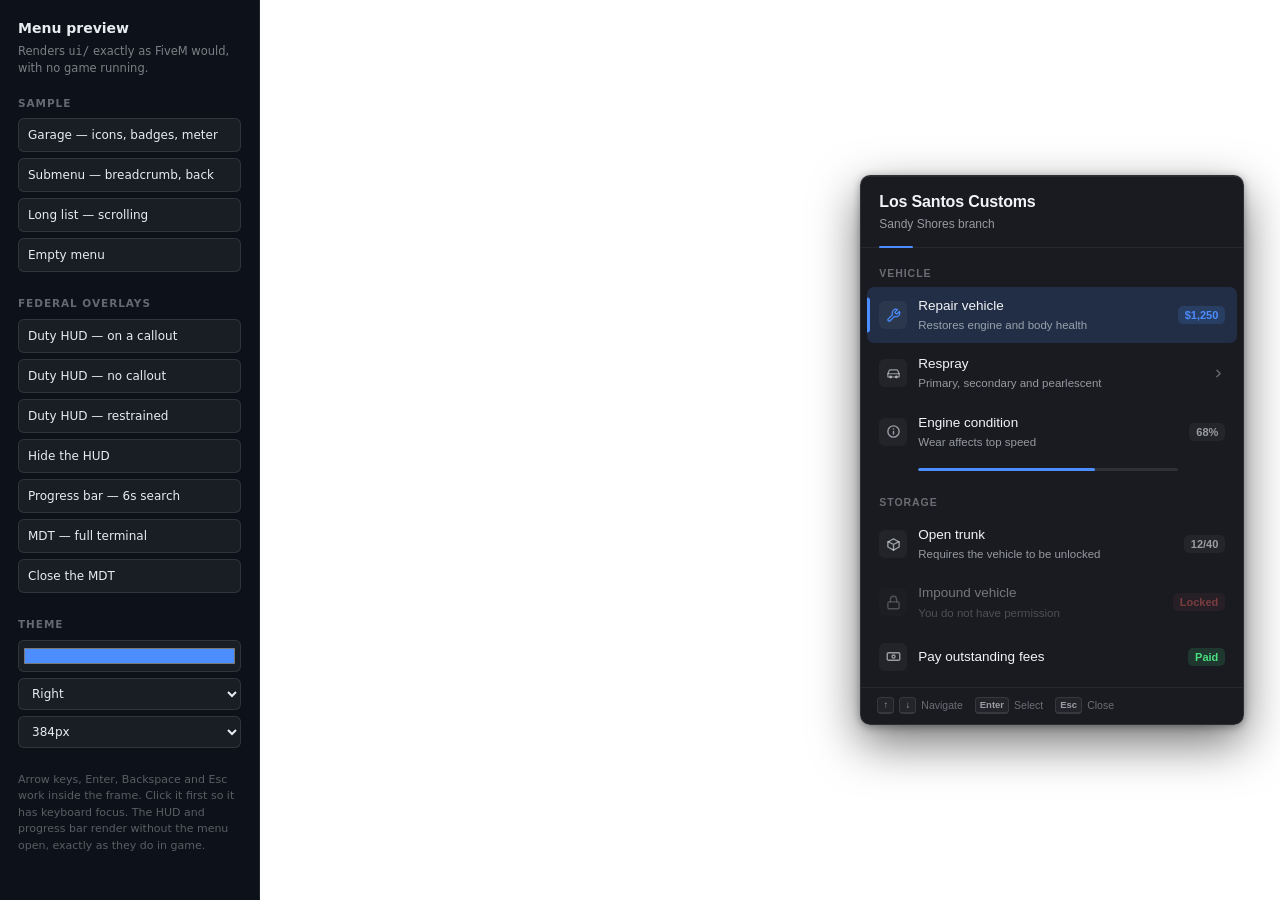
<file: tests/ui/preview.html>
<!DOCTYPE html>
<html lang="en">
<head>
<meta charset="UTF-8">
<title>DAG menu preview</title>
<style>
    :root { color-scheme: dark; }
    * { box-sizing: border-box; }
    body {
        margin: 0; height: 100vh; display: grid; grid-template-columns: 260px 1fr;
        font: 13px/1.5 'Segoe UI', system-ui, sans-serif; color: #e8ebf2; background: #0d1119;
    }
    aside { padding: 18px; border-right: 1px solid rgba(255,255,255,.08); overflow-y: auto; }
    h1 { font-size: 14px; margin: 0 0 4px; }
    p.lead { margin: 0 0 18px; font-size: 11.5px; color: rgba(232,235,242,.5); }
    h2 { font-size: 10.5px; letter-spacing: .09em; text-transform: uppercase;
         color: rgba(232,235,242,.4); margin: 18px 0 7px; }
    button, select, input {
        width: 100%; margin-bottom: 6px; padding: 7px 9px; font: inherit; font-size: 12px;
        color: inherit; background: rgba(255,255,255,.05); border: 1px solid rgba(255,255,255,.1);
        border-radius: 6px; cursor: pointer; text-align: left;
    }
    button:hover { background: rgba(255,255,255,.09); }
    input[type=color] { height: 32px; padding: 3px; }
    .stage { position: relative; overflow: hidden;
        background: radial-gradient(120% 90% at 20% 15%, #3a4a63 0%, #1b2330 45%, #0d1219 100%); }
    iframe { position: absolute; inset: 0; width: 100%; height: 100%; border: 0; }
    .note { margin-top: 18px; font-size: 11px; color: rgba(232,235,242,.35); }
</style>
</head>
<body>
<aside>
    <h1>Menu preview</h1>
    <p class="lead">Renders <code>ui/</code> exactly as FiveM would, with no game running.</p>

    <h2>Sample</h2>
    <button data-sample="garage">Garage &mdash; icons, badges, meter</button>
    <button data-sample="colours">Submenu &mdash; breadcrumb, back</button>
    <button data-sample="long">Long list &mdash; scrolling</button>
    <button data-sample="empty">Empty menu</button>

    <h2>Federal overlays</h2>
    <button data-overlay="hud">Duty HUD &mdash; on a callout</button>
    <button data-overlay="hudQuiet">Duty HUD &mdash; no callout</button>
    <button data-overlay="hudCuffed">Duty HUD &mdash; restrained</button>
    <button data-overlay="hudOff">Hide the HUD</button>
    <button data-overlay="progress">Progress bar &mdash; 6s search</button>
    <button data-overlay="mdt">MDT &mdash; full terminal</button>
    <button data-overlay="mdtClose">Close the MDT</button>

    <h2>Theme</h2>
    <input type="color" id="accent" value="#4c8dff">
    <select id="position">
        <option value="right">Right</option>
        <option value="left">Left</option>
        <option value="center">Center</option>
        <option value="top">Top</option>
    </select>
    <select id="width">
        <option value="340">340px</option>
        <option value="384" selected>384px</option>
        <option value="440">440px</option>
    </select>

    <p class="note">Arrow keys, Enter, Backspace and Esc work inside the frame.
    Click it first so it has keyboard focus. The HUD and progress bar render
    without the menu open, exactly as they do in game.</p>
</aside>

<div class="stage"><iframe id="frame" src="../../ui/index.html"></iframe></div>

<script>
const SAMPLES = {
    garage: {
        title: 'Los Santos Customs', subtitle: 'Sandy Shores branch', canGoBack: false,
        options: [
            { title: 'Vehicle', header: true },
            { title: 'Repair vehicle', description: 'Restores engine and body health', icon: 'wrench', badge: '$1,250', badgeTone: 'accent' },
            { title: 'Respray', description: 'Primary, secondary and pearlescent', icon: 'car', submenu: true },
            { title: 'Engine condition', description: 'Wear affects top speed', icon: 'info', badge: '68%', progress: 68 },
            { title: 'Storage', header: true },
            { title: 'Open trunk', description: 'Requires the vehicle to be unlocked', icon: 'box', badge: '12/40' },
            { title: 'Impound vehicle', description: 'You do not have permission', icon: 'lock', disabled: true, badge: 'Locked', badgeTone: 'danger' },
            { title: 'Pay outstanding fees', icon: 'cash', badge: 'Paid', badgeTone: 'success' }
        ]
    },
    colours: {
        title: 'Respray', breadcrumb: 'Los Santos Customs', canGoBack: true,
        options: [
            { title: 'Classic Black', icon: '⬛', badge: '$200' },
            { title: 'Racing Red', icon: '🟥', badge: '$340' },
            { title: 'Pearl White', icon: '⬜', badge: '$540' },
            { title: 'Matte Olive', icon: '🟩', badge: '$480' }
        ]
    },
    long: {
        title: 'Impound lot', subtitle: '24 vehicles stored', canGoBack: true,
        breadcrumb: 'Police / Vehicles',
        options: Array.from({ length: 24 }, (_, i) => ({
            title: 'Vehicle ' + String(i + 1).padStart(2, '0'),
            description: i % 3 === 0 ? 'Flagged for inspection' : null,
            icon: 'car',
            badge: '$' + (150 + i * 25),
            disabled: i === 4
        }))
    },
    empty: { title: 'Watchlist', subtitle: 'Nothing tracked yet', canGoBack: true, options: [] }
};

/* The federal overlays. These render independently of the menu and take no
   input, which is why they are previewed separately from the samples above. */
const OVERLAYS = {
    hud: { action: 'hud', hud: {
        visible: true, agency: 'FIB', callsign: 'ALPHA-1', rank: 'Senior Special Agent',
        status: 'On scene', statusTone: 'accent', restrained: false,
        callout: {
            number: 'FIB-CAD-0007', label: 'Suspected wire fraud',
            objectives: [
                { label: 'Respond to the reporting business', state: 'done' },
                { label: 'Interview the branch manager', state: 'done' },
                { label: 'Recover the transfer records and prints', state: 'current' },
                { label: 'Detain the account holder', state: 'pending' }
            ]
        }
    } },
    hudQuiet: { action: 'hud', hud: {
        visible: true, agency: 'USSS', callsign: 'DETAIL-3', rank: 'Special Agent',
        status: 'Available', statusTone: 'success', restrained: false
    } },
    hudCuffed: { action: 'hud', hud: {
        visible: true, agency: 'DOA', callsign: 'INSP-2', rank: 'Field Inspector',
        status: 'Panic', statusTone: 'danger', restrained: true
    } },
    hudOff: { action: 'hud', hud: { visible: false } },
    progress: { action: 'progress:open', label: 'Searching subject', duration: 6000, cancel: true },
    mdtClose: { action: 'mdt:close' },
    mdt: { action: 'mdt:open', mdt: {
        agency: 'FIB', title: 'Federal Investigation Bureau',
        subtitle: 'Senior Special Agent | On duty', status: 'Ready',
        incidents: [
            {
                id: 'inc-1', title: 'Suspected wire fraud', meta: 'FIB-INC-0007 | Financial crime',
                pill: 'open', tone: 'accent',
                sections: [
                    { label: 'Case', fields: [
                        { label: 'Number', value: 'FIB-INC-0007' },
                        { label: 'Type', value: 'Financial crime' },
                        { label: 'Filed by', value: 'Dana Reyes' },
                        { label: 'Charges', value: 'Wire fraud, Identity theft' }
                    ] },
                    { label: 'Narrative', notes: [
                        { meta: 'Dana Reyes | 14 Mar 21:04', text: 'Branch manager reports four transfers to a shell account.' },
                        { meta: 'Dana Reyes | 14 Mar 21:22', text: 'Prints lifted from the terminal, sent to the lab.' }
                    ] }
                ],
                actions: [
                    { id: 'narrative', label: 'Add narrative' },
                    { id: 'close', label: 'Close case' },
                    { id: 'expunge', label: 'Expunge', tone: 'danger' }
                ]
            },
            { id: 'inc-2', title: 'Counterfeit currency passing', meta: 'FIB-INC-0006 | Financial crime',
              pill: 'closed', tone: 'success', sections: [], actions: [] }
        ],
        warrants: [
            { id: 'w-1', title: 'Sam Cole', meta: 'FIB-WNT-0003 | Wire fraud', pill: 'active', tone: 'danger',
              sections: [ { label: 'Warrant', fields: [
                  { label: 'Number', value: 'FIB-WNT-0003' },
                  { label: 'Reason', value: 'Wire fraud' },
                  { label: 'Issued by', value: 'Dana Reyes' }
              ] } ],
              actions: [ { id: 'serve', label: 'Mark served' }, { id: 'void', label: 'Void', tone: 'danger' } ] }
        ],
        bolos: [],
        records: [],
        evidence: [
            { id: 'e-1', title: 'Transfer records', meta: 'FIB-EVD-0011 | Document', pill: 'Analysed',
              tone: 'success', sections: [ { label: 'Chain of custody', notes: [
                  { meta: '14 Mar 21:22', text: 'Dana Reyes - collected' },
                  { meta: '14 Mar 21:48', text: 'Dana Reyes - analysed' }
              ] } ], actions: [] }
        ],
        leads: [
            { id: 'l-1', title: 'Partial plate', meta: 'A partial plate: KR41 8XZM. Run it in the CAD.',
              pill: 'New', tone: 'accent', sections: [], actions: [ { id: 'follow', label: 'Follow lead' } ] }
        ],
        reports: [],
        units: [
            { id: '2', title: 'BRAVO-2 Ali Novak', meta: 'Special Agent | fib-tower', pill: 'En route',
              tone: 'accent', sections: [], actions: [] }
        ],
        custody: []
    } }
};

const frame = document.getElementById('frame');
let sample = 'garage';

function theme() {
    return {
        accent: document.getElementById('accent').value,
        position: document.getElementById('position').value,
        width: Number(document.getElementById('width').value)
    };
}

function send() {
    frame.contentWindow.postMessage({ action: 'open', theme: theme(), menu: SAMPLES[sample] }, '*');
}

frame.addEventListener('load', send);
document.querySelectorAll('[data-sample]').forEach(btn =>
    btn.addEventListener('click', () => { sample = btn.dataset.sample; send(); }));

document.querySelectorAll('[data-overlay]').forEach(btn =>
    btn.addEventListener('click', () => {
        const key = btn.dataset.overlay;
        frame.contentWindow.postMessage(OVERLAYS[key], '*');
        /* The bar closes itself in game when the Lua timer ends; here the
           preview has to do it so the run is visible end to end. */
        if (key === 'progress') {
            setTimeout(() => frame.contentWindow.postMessage({ action: 'progress:close' }, '*'), 6000);
        }
    }));
['accent', 'position', 'width'].forEach(id =>
    document.getElementById(id).addEventListener('input', send));
</script>
</body>
</html>
</file>
